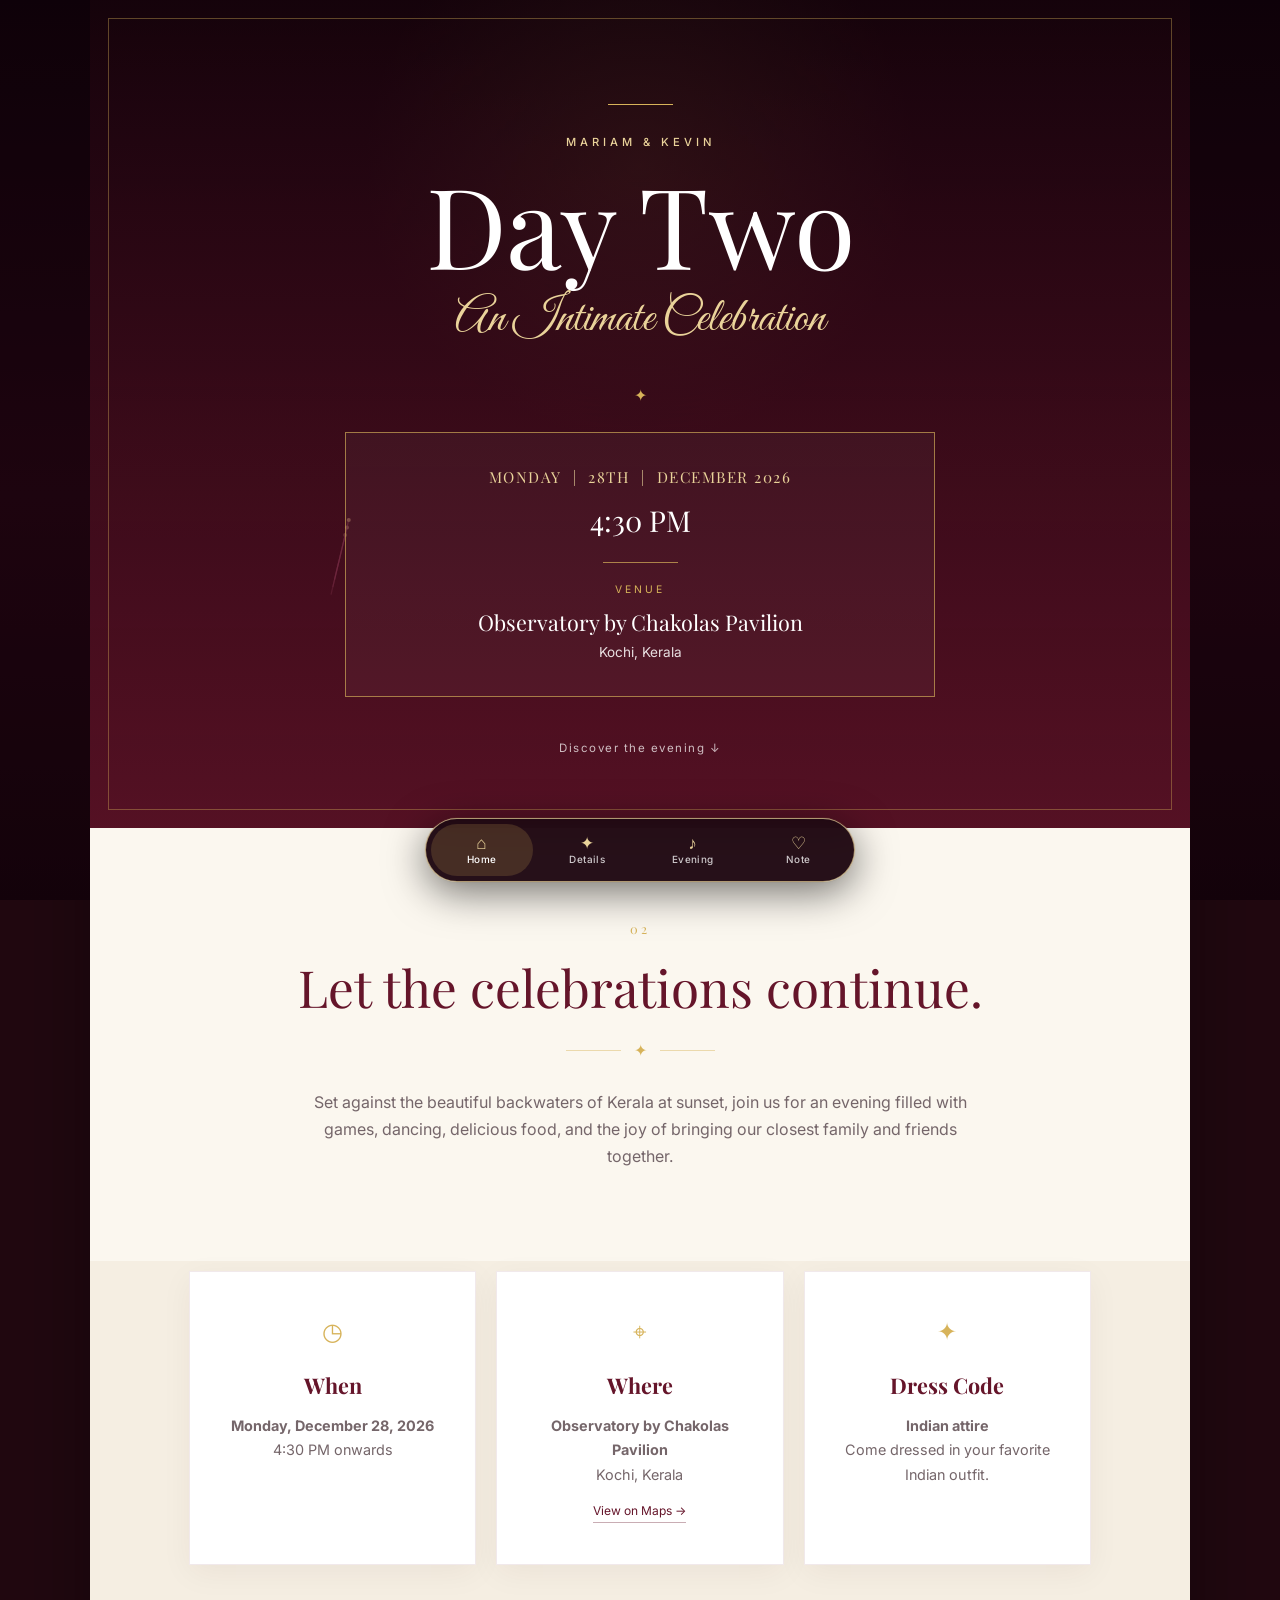
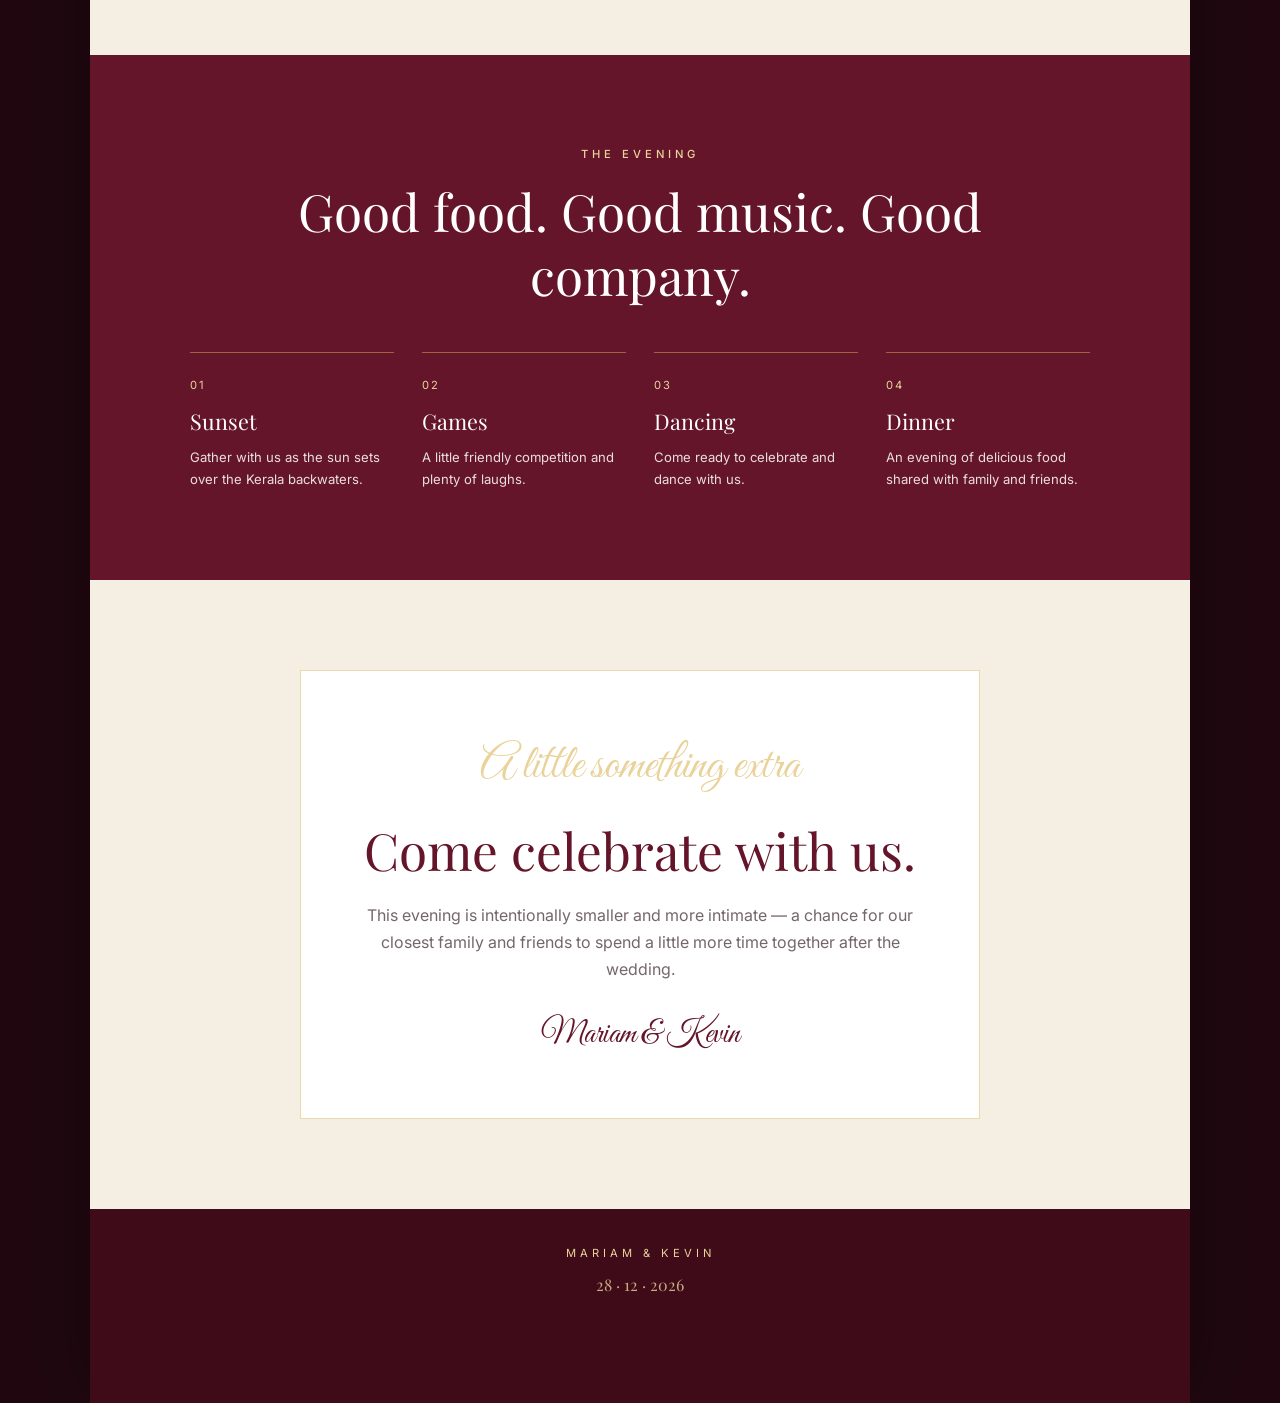
<file: day2/index.html>
<!DOCTYPE html>
<html lang="en">
<head>
<meta charset="UTF-8">
<meta name="viewport" content="width=device-width, initial-scale=1.0">
<title>Mariam & Kevin | Day Two</title>
<meta name="description" content="An intimate celebration for Mariam & Kevin — December 28, 2026.">
<link rel="preconnect" href="https://fonts.googleapis.com">
<link rel="preconnect" href="https://fonts.gstatic.com" crossorigin>
<link href="https://fonts.googleapis.com/css2?family=Playfair+Display:ital,wght@0,400;0,500;0,700;1,400&family=Inter:wght@300;400;500;600&family=Great+Vibes&display=swap" rel="stylesheet">
<link rel="stylesheet" href="style.css">
</head>
<body>
<canvas id="fireworks-canvas" aria-hidden="true"></canvas>
<nav class="day2-nav" aria-label="Day Two navigation">
    <a href="#home" class="day2-nav-btn active">
        <span class="nav-icon">⌂</span>
        <span>Home</span>
    </a>
    <a href="#details" class="day2-nav-btn">
        <span class="nav-icon">✦</span>
        <span>Details</span>
    </a>
    <a href="#evening" class="day2-nav-btn">
        <span class="nav-icon">♪</span>
        <span>Evening</span>
    </a>
    <a href="#note" class="day2-nav-btn">
        <span class="nav-icon">♡</span>
        <span>Note</span>
    </a>
</nav>
<div class="page">
<section id="home" class="hero">
<div class="gold-line"></div>
<p class="eyebrow">MARIAM & KEVIN</p>
<h1>Day Two</h1>
<p class="script">An Intimate Celebration</p>
<div class="ornament">✦</div>
<div class="hero-card">
<p class="date">MONDAY &nbsp;|&nbsp; 28TH &nbsp;|&nbsp; DECEMBER 2026</p>
<p class="time">4:30 PM</p>
<div class="thin-rule"></div>
<p class="label">VENUE</p>
<p class="venue">Observatory by Chakolas Pavilion</p>
<p class="location">Kochi, Kerala</p>
</div>
<a class="scroll-hint" href="#details">Discover the evening ↓</a>
</section>

<section id="details" class="intro section">
<div class="section-mark">02</div>
<h2>Let the celebrations continue.</h2>
<div class="divider"><span></span> ✦ <span></span></div>
<p>Set against the beautiful backwaters of Kerala at sunset, join us for an evening filled with games, dancing, delicious food, and the joy of bringing our closest family and friends together.</p>
</section>

<section class="details-grid section">
<article class="detail-card"><div class="icon">◷</div><h3>When</h3><p><strong>Monday, December 28, 2026</strong><br>4:30 PM onwards</p></article>
<article class="detail-card"><div class="icon">⌖</div><h3>Where</h3><p><strong>Observatory by Chakolas Pavilion</strong><br>Kochi, Kerala</p><a href="https://maps.app.goo.gl/NNHJRNjVFftuNeiY8" target="_blank">View on Maps →</a></article>
<article class="detail-card"><div class="icon">✦</div><h3>Dress Code</h3><p><strong>Indian attire</strong><br>Come dressed in your favorite Indian outfit.</p></article>
</section>

<section id="evening" class="evening section">
<p class="eyebrow">THE EVENING</p>
<h2>Good food. Good music. Good company.</h2>
<div class="evening-items">
<div><span>01</span><strong>Sunset</strong><p>Gather with us as the sun sets over the Kerala backwaters.</p></div>
<div><span>02</span><strong>Games</strong><p>A little friendly competition and plenty of laughs.</p></div>
<div><span>03</span><strong>Dancing</strong><p>Come ready to celebrate and dance with us.</p></div>
<div><span>04</span><strong>Dinner</strong><p>An evening of delicious food shared with family and friends.</p></div>
</div>
</section>

<section id="note" class="note section">
<div class="note-card">
<p class="script">A little something extra</p>
<h2>Come celebrate with us.</h2>
<p>This evening is intentionally smaller and more intimate — a chance for our closest family and friends to spend a little more time together after the wedding.</p>
<p class="signature">Mariam & Kevin</p>
</div>
</section>

<footer><p>MARIAM & KEVIN</p><span>28 · 12 · 2026</span></footer>
</div>

<script>
(() => {
    const canvas = document.getElementById('fireworks-canvas');
    const ctx = canvas.getContext('2d');
    let w, h, dpr;
    let fireworks = [];
    let particles = [];
    let lastLaunch = 0;

    const resize = () => {
        dpr = Math.min(window.devicePixelRatio || 1, 2);
        w = window.innerWidth;
        h = window.innerHeight;
        canvas.width = w * dpr;
        canvas.height = h * dpr;
        canvas.style.width = w + 'px';
        canvas.style.height = h + 'px';
        ctx.setTransform(dpr, 0, 0, dpr, 0, 0);
    };

    class Firework {
        constructor() {
            this.x = Math.random() * w;
            this.y = h + 8;
            this.targetX = w * (0.12 + Math.random() * 0.76);
            this.targetY = h * (0.10 + Math.random() * 0.45);
            this.speed = 6 + Math.random() * 2;
            this.angle = Math.atan2(this.targetY - this.y, this.targetX - this.x);
            this.vx = Math.cos(this.angle) * this.speed;
            this.vy = Math.sin(this.angle) * this.speed;
            this.trail = [];
            this.color = Math.random() > 0.35
                ? `hsl(${40 + Math.random() * 12}, 90%, ${65 + Math.random() * 15}%)`
                : `hsl(${330 + Math.random() * 18}, 75%, ${62 + Math.random() * 15}%)`;
        }
        update() {
            this.trail.push([this.x, this.y]);
            if (this.trail.length > 8) this.trail.shift();
            this.x += this.vx;
            this.y += this.vy;
            return Math.hypot(this.targetX - this.x, this.targetY - this.y) < 22;
        }
        draw() {
            ctx.beginPath();
            ctx.moveTo(this.x, this.y);
            for (let i = this.trail.length - 1; i >= 0; i--) {
                ctx.lineTo(this.trail[i][0], this.trail[i][1]);
            }
            ctx.strokeStyle = this.color;
            ctx.globalAlpha = 0.6;
            ctx.lineWidth = 1.2;
            ctx.stroke();
            ctx.globalAlpha = 1;
            ctx.beginPath();
            ctx.arc(this.x, this.y, 2, 0, Math.PI * 2);
            ctx.fillStyle = '#ffe7a2';
            ctx.fill();
        }
        explode() {
            const count = 55 + Math.floor(Math.random() * 35);
            for (let i = 0; i < count; i++) {
                const angle = (Math.PI * 2 * i / count) + (Math.random() - .5) * .08;
                const speed = 1.2 + Math.random() * 3.7;
                particles.push(new Particle(this.x, this.y, angle, speed, this.color));
            }
        }
    }

    class Particle {
        constructor(x, y, angle, speed, color) {
            this.x = x; this.y = y;
            this.vx = Math.cos(angle) * speed;
            this.vy = Math.sin(angle) * speed;
            this.life = 1;
            this.decay = 0.012 + Math.random() * 0.018;
            this.gravity = 0.045;
            this.color = color;
            this.size = 1 + Math.random() * 1.5;
        }
        update() {
            this.vx *= .985;
            this.vy = this.vy * .985 + this.gravity;
            this.x += this.vx;
            this.y += this.vy;
            this.life -= this.decay;
        }
        draw() {
            ctx.globalAlpha = Math.max(0, this.life);
            ctx.beginPath();
            ctx.arc(this.x, this.y, this.size, 0, Math.PI * 2);
            ctx.fillStyle = this.color;
            ctx.fill();
            ctx.globalAlpha = 1;
        }
    }

    function launch() {
        fireworks.push(new Firework());
    }

    function animate(t) {
        ctx.fillStyle = 'rgba(23, 5, 12, 0.18)';
        ctx.fillRect(0, 0, w, h);

        if (t - lastLaunch > 650 + Math.random() * 700) {
            launch();
            if (Math.random() > .72) setTimeout(launch, 170);
            lastLaunch = t;
        }

        for (let i = fireworks.length - 1; i >= 0; i--) {
            const f = fireworks[i];
            if (f.update()) {
                f.explode();
                fireworks.splice(i, 1);
            } else {
                f.draw();
            }
        }

        for (let i = particles.length - 1; i >= 0; i--) {
            const p = particles[i];
            p.update();
            p.draw();
            if (p.life <= 0) particles.splice(i, 1);
        }

        requestAnimationFrame(animate);
    }

    resize();
    window.addEventListener('resize', resize);
    requestAnimationFrame(animate);

    // Respect reduced-motion preferences.
    if (window.matchMedia('(prefers-reduced-motion: reduce)').matches) {
        fireworks = [];
        particles = [];
        canvas.style.display = 'none';
    }
})();
</script>





<script>
(() => {
    const buttons = document.querySelectorAll('.day2-nav-btn');
    const sections = [...buttons]
        .map(btn => document.querySelector(btn.getAttribute('href')))
        .filter(Boolean);

    buttons.forEach(btn => {
        btn.addEventListener('click', () => {
            buttons.forEach(b => b.classList.remove('active'));
            btn.classList.add('active');
        });
    });

    const observer = new IntersectionObserver((entries) => {
        const visible = entries
            .filter(entry => entry.isIntersecting)
            .sort((a, b) => b.intersectionRatio - a.intersectionRatio)[0];

        if (visible) {
            buttons.forEach(btn => {
                btn.classList.toggle(
                    'active',
                    btn.getAttribute('href') === '#' + visible.target.id
                );
            });
        }
    }, {
        rootMargin: '-25% 0px -55% 0px',
        threshold: [0.05, 0.2, 0.5]
    });

    sections.forEach(section => observer.observe(section));
})();
</script>

</body>
</html>
</file>
<file: day2/style.css>
:root{--burgundy:#65152a;--burgundy-dark:#3f0b19;--gold:#d7b35a;--gold-light:#ead39a;--cream:#fbf7ef;--ink:#24181b;--muted:#75666a}
*{box-sizing:border-box;margin:0;padding:0}html{scroll-behavior:smooth}body{background:#210810;color:var(--ink);position:relative;font-family:Inter,sans-serif;line-height:1.7}#fireworks-canvas{position:fixed;inset:0;width:100vw;height:100vh;z-index:0;pointer-events:none;background:linear-gradient(180deg,#090308 0%,#240813 55%,#12050a 100%)}
.page{max-width:1100px;margin:auto;background:var(--cream);overflow:hidden;box-shadow:0 0 80px rgba(0,0,0,.35)}
.hero{min-height:92vh;padding:90px 25px 55px;display:flex;flex-direction:column;align-items:center;justify-content:center;text-align:center;color:#fff;position:relative;background:linear-gradient(180deg,rgba(25,4,13,.68),rgba(101,21,42,.80)),radial-gradient(circle at 50% 20%,rgba(215,179,90,.18),transparent 32%)}
.hero{position:relative;z-index:1}.hero:after{content:"";position:absolute;inset:18px;border:1px solid rgba(215,179,90,.38);pointer-events:none}.gold-line{width:65px;height:1px;background:var(--gold);margin-bottom:28px}.eyebrow{letter-spacing:4px;font-size:.7rem;font-weight:500;color:var(--gold-light)}
.hero h1{font-family:"Playfair Display",serif;font-size:clamp(3.8rem,10vw,7rem);line-height:.95;font-weight:400;margin:18px 0 2px}.script{font-family:"Great Vibes",cursive;color:var(--gold-light);font-size:clamp(2rem,5vw,3rem)}.ornament{color:var(--gold);margin:22px 0}
.hero-card{width:min(590px,90vw);padding:32px 25px;border:1px solid rgba(215,179,90,.65);background:rgba(255,255,255,.035);position:relative;z-index:1}.date{font-family:"Playfair Display",serif;color:var(--gold-light);font-size:.95rem;letter-spacing:1.5px}.time{font-family:"Playfair Display",serif;font-size:1.8rem;margin-top:5px}.thin-rule{width:75px;height:1px;background:rgba(215,179,90,.7);margin:18px auto}.label{color:var(--gold);font-size:.65rem;letter-spacing:3px}.venue{font-family:"Playfair Display",serif;font-size:1.35rem;margin-top:5px}.location{color:#e8dfe1;font-size:.85rem}.scroll-hint{margin-top:42px;color:#fff;opacity:.72;text-decoration:none;font-size:.72rem;letter-spacing:1.5px;z-index:1}
.section{padding:90px 9%;position:relative;z-index:1}.intro{text-align:center;background:var(--cream)}.section-mark{color:var(--gold);font-family:"Playfair Display",serif;font-size:.8rem;letter-spacing:3px;margin-bottom:15px}h2{font-family:"Playfair Display",serif;font-weight:400;color:var(--burgundy);font-size:clamp(2rem,5vw,3.2rem);line-height:1.25}.intro>p:last-child{max-width:700px;margin:25px auto 0;color:var(--muted);font-size:1rem}.divider{display:flex;align-items:center;justify-content:center;gap:13px;color:var(--gold);margin:18px 0}.divider span{width:55px;height:1px;background:var(--gold);opacity:.45}
.details-grid{padding-top:10px;display:grid;grid-template-columns:repeat(3,1fr);gap:20px;background:#f5eee2}.detail-card{text-align:center;padding:40px 25px;background:#fff;border:1px solid rgba(101,21,42,.09);box-shadow:0 8px 30px rgba(63,11,25,.05)}.icon{color:var(--gold);font-size:1.5rem;margin-bottom:15px}.detail-card h3{font-family:"Playfair Display",serif;color:var(--burgundy);font-size:1.35rem;margin-bottom:10px}.detail-card p{color:var(--muted);font-size:.9rem}.detail-card a{display:inline-block;margin-top:14px;color:var(--burgundy);font-size:.75rem;text-decoration:none;border-bottom:1px solid rgba(101,21,42,.35)}
.evening{background:var(--burgundy);color:#fff;text-align:center}.evening h2{color:#fff;max-width:700px;margin:15px auto 45px}.evening-items{max-width:900px;margin:auto;display:grid;grid-template-columns:repeat(4,1fr);gap:28px}.evening-items div{text-align:left;border-top:1px solid rgba(215,179,90,.5);padding-top:17px}.evening-items span{color:var(--gold-light);font-size:.7rem;letter-spacing:2px}.evening-items strong{display:block;font-family:"Playfair Display",serif;font-size:1.35rem;font-weight:400;margin:6px 0}.evening-items p{color:#eadfe1;font-size:.82rem}
.note{background:#f5eee2;text-align:center}.note-card{max-width:680px;margin:auto;padding:55px 35px;background:#fff;border:1px solid rgba(215,179,90,.5)}.note-card h2{margin:10px 0 20px}.note-card>p:not(.script):not(.signature){color:var(--muted);max-width:550px;margin:auto}.signature{font-family:"Great Vibes",cursive;color:var(--burgundy);font-size:2rem;margin-top:25px}
footer{position:relative;z-index:1;padding:35px 20px 50px;text-align:center;background:var(--burgundy-dark);color:var(--gold-light)}footer p{letter-spacing:4px;font-size:.7rem}footer span{display:block;margin-top:8px;font-family:"Playfair Display",serif;opacity:.8}
@media(max-width:720px){.hero{min-height:90vh;padding-top:70px}.hero:after{inset:10px}.details-grid{grid-template-columns:1fr;padding-top:0}.evening-items{grid-template-columns:1fr 1fr}.section{padding:70px 7%}}@media(max-width:460px){.date{font-size:.75rem}.venue{font-size:1.1rem}.evening-items{grid-template-columns:1fr}.note-card{padding:45px 22px}}
/* Floating Day Two navigation — intentionally isolated above all page content */
.day2-nav {
    position: fixed !important;
    left: 50% !important;
    right: auto !important;
    bottom: max(18px, env(safe-area-inset-bottom)) !important;
    top: auto !important;
    transform: translateX(-50%) !important;
    width: min(430px, calc(100vw - 28px)) !important;
    min-height: 64px !important;
    padding: 5px !important;
    margin: 0 !important;
    display: flex !important;
    align-items: center !important;
    justify-content: space-between !important;
    gap: 4px !important;
    box-sizing: border-box !important;
    background: rgba(30, 7, 16, 0.96) !important;
    -webkit-backdrop-filter: blur(16px) !important;
    backdrop-filter: blur(16px) !important;
    border: 1px solid rgba(234, 211, 154, 0.7) !important;
    border-radius: 40px !important;
    box-shadow: 0 10px 40px rgba(0,0,0,.55), 0 0 0 1px rgba(215,179,90,.08) !important;
    z-index: 2147483647 !important;
    visibility: visible !important;
    opacity: 1 !important;
    pointer-events: auto !important;
}
.day2-nav-btn {
    flex: 1 1 0 !important;
    width: auto !important;
    min-width: 0 !important;
    height: 52px !important;
    display: flex !important;
    flex-direction: column !important;
    align-items: center !important;
    justify-content: center !important;
    gap: 1px !important;
    color: rgba(255,255,255,.78) !important;
    background: transparent !important;
    text-decoration: none !important;
    font-family: Inter, sans-serif !important;
    font-size: .62rem !important;
    font-weight: 500 !important;
    line-height: 1.2 !important;
    letter-spacing: .4px !important;
    border: 0 !important;
    border-radius: 28px !important;
    visibility: visible !important;
    opacity: 1 !important;
    pointer-events: auto !important;
}
.day2-nav-btn .nav-icon {
    display: block !important;
    font-family: Georgia, serif !important;
    font-size: 1.08rem !important;
    line-height: 1.15 !important;
    color: var(--gold-light) !important;
}
.day2-nav-btn.active {
    color: #fff !important;
    background: rgba(215,179,90,.18) !important;
}
.day2-nav-btn:hover,
.day2-nav-btn:focus-visible {
    color: #fff !important;
    background: rgba(215,179,90,.13) !important;
    outline: none !important;
}
@media (max-width: 460px) {
    .day2-nav {
        width: calc(100vw - 20px) !important;
        min-height: 60px !important;
        bottom: max(10px, env(safe-area-inset-bottom)) !important;
    }
    .day2-nav-btn {
        height: 48px !important;
        font-size: .58rem !important;
    }
    .day2-nav-btn .nav-icon { font-size: 1rem !important; }
    footer { padding-bottom: 95px !important; }
}
@media (min-width: 461px) {
    footer { padding-bottom: 105px !important; }
}
</file>
